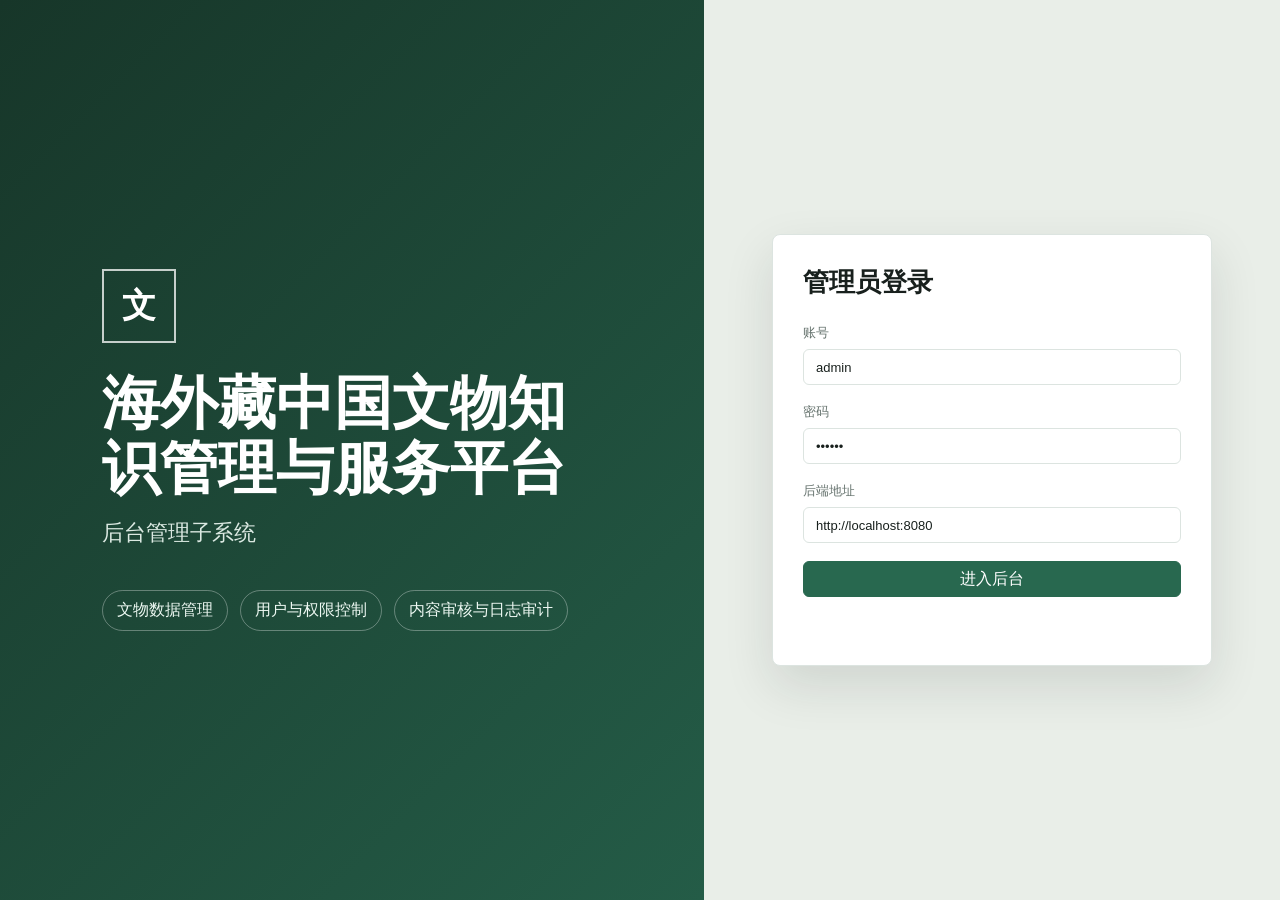
<file: frontend/index.html>
<!DOCTYPE html>
<html lang="zh-CN">
<head>
  <meta charset="UTF-8">
  <meta name="viewport" content="width=device-width, initial-scale=1.0">
  <title>海外藏中国文物后台管理子系统</title>
  <link rel="stylesheet" href="styles.css">
</head>
<body>
  <section id="loginScreen" class="login-screen">
    <div class="login-visual">
      <div class="seal">文</div>
      <h1>海外藏中国文物知识管理与服务平台</h1>
      <p>后台管理子系统</p>
      <div class="login-points">
        <span>文物数据管理</span>
        <span>用户与权限控制</span>
        <span>内容审核与日志审计</span>
      </div>
    </div>
    <form id="loginForm" class="login-card">
      <h2>管理员登录</h2>
      <label>
        账号
        <input id="loginUsername" value="admin" autocomplete="username">
      </label>
      <label>
        密码
        <input id="loginPassword" value="123456" type="password" autocomplete="current-password">
      </label>
      <label>
        后端地址
        <input id="apiBase" value="http://localhost:8080">
      </label>
      <button type="submit">进入后台</button>
      <p id="loginMessage" class="form-message"></p>
    </form>
  </section>

  <section id="appScreen" class="app-shell hidden">
    <aside class="sidebar">
      <div class="brand">
        <div class="brand-mark">文</div>
        <div>
          <strong>后台管理子系统</strong>
          <span>Admin Console</span>
        </div>
      </div>
      <nav class="nav">
        <button class="nav-item active" data-view="dashboard">看板总览</button>
        <button class="nav-item" data-view="artifacts">文物数据管理</button>
        <button class="nav-item" data-view="platformUsers">平台用户管理</button>
        <button class="nav-item" data-view="adminUsers">管理员管理</button>
        <button class="nav-item" data-view="roles">角色权限管理</button>
        <button class="nav-item" data-view="content">内容审核</button>
        <button class="nav-item" data-view="sensitive">敏感词库</button>
        <button class="nav-item" data-view="logs">日志与备份</button>
      </nav>
      <div class="operator-card">
        <span>当前管理员</span>
        <strong id="operatorName">未登录</strong>
        <button id="logoutBtn">退出登录</button>
      </div>
    </aside>

    <main class="main">
      <header class="topbar">
        <div>
          <p class="eyebrow">Overseas Chinese Cultural Relics</p>
          <h1 id="pageTitle">看板总览</h1>
        </div>
        <div class="top-actions">
          <button id="refreshBtn">刷新当前模块</button>
          <span id="connectionState" class="badge ok">后端已连接</span>
        </div>
      </header>

      <section id="alert" class="alert hidden"></section>

      <section id="dashboard" class="view active">
        <div id="metricGrid" class="metrics-grid"></div>
        <div class="split">
          <section class="panel">
            <div class="panel-head">
              <h2>文物类型统计</h2>
            </div>
            <div id="artifactBars" class="bar-list"></div>
          </section>
          <section class="panel">
            <div class="panel-head">
              <h2>审核状态统计</h2>
            </div>
            <div id="contentBars" class="bar-list"></div>
          </section>
        </div>
      </section>

      <section id="artifacts" class="view">
        <div class="toolbar">
          <input id="artifactTitle" placeholder="文物名称">
          <input id="artifactType" placeholder="类型">
          <input id="artifactMuseum" placeholder="博物馆">
          <button id="queryArtifacts">查询</button>
          <button id="clearArtifactQuery" class="secondary">清空</button>
          <button id="openArtifactCreate">新增文物</button>
          <button id="openArtifactImport" class="secondary">JSON导入</button>
          <button id="exportArtifacts" class="secondary">导出CSV</button>
        </div>
        <section class="panel">
          <div class="panel-head">
            <h2>文物数据列表</h2>
            <span id="artifactTotal" class="badge"></span>
          </div>
          <div class="table-wrap">
            <table>
              <thead>
                <tr>
                  <th>ID</th>
                  <th>名称</th>
                  <th>年代</th>
                  <th>类型</th>
                  <th>博物馆</th>
                  <th>状态</th>
                  <th>操作</th>
                </tr>
              </thead>
              <tbody id="artifactTable"></tbody>
            </table>
          </div>
        </section>
      </section>

      <section id="platformUsers" class="view">
        <div class="toolbar">
          <input id="platformUsername" placeholder="用户名">
          <select id="platformSource">
            <option value="">全部来源</option>
            <option value="WEB">WEB</option>
            <option value="APP">APP</option>
          </select>
          <select id="platformStatus">
            <option value="">全部状态</option>
            <option value="1">启用</option>
            <option value="0">禁用</option>
          </select>
          <button id="queryPlatformUsers">查询</button>
          <button id="openPlatformUserCreate">新增平台用户</button>
          <button id="batchDisableUsers" class="secondary">批量禁用</button>
          <button id="batchBanComment" class="secondary">批量禁评</button>
          <button id="batchBanUpload" class="secondary">批量禁传</button>
        </div>
        <section class="panel">
          <div class="panel-head">
            <h2>平台用户列表</h2>
            <span class="hint">后端支持查询、启禁用、禁评、禁上传</span>
          </div>
          <div class="table-wrap">
            <table>
              <thead>
                <tr>
                  <th><input type="checkbox" id="checkAllPlatformUsers"></th>
                  <th>ID</th>
                  <th>用户名</th>
                  <th>联系方式</th>
                  <th>来源</th>
                  <th>状态</th>
                  <th>权限限制</th>
                  <th>操作</th>
                </tr>
              </thead>
              <tbody id="platformUserTable"></tbody>
            </table>
          </div>
        </section>
      </section>

      <section id="adminUsers" class="view">
        <div class="toolbar">
          <input id="adminUsername" placeholder="管理员账号">
          <button id="queryAdminUsers">查询</button>
          <button id="openAdminCreate">新增管理员</button>
        </div>
        <section class="panel">
          <div class="panel-head">
            <h2>后台管理员账号</h2>
          </div>
          <div class="table-wrap">
            <table>
              <thead>
                <tr>
                  <th>ID</th>
                  <th>账号</th>
                  <th>姓名</th>
                  <th>角色</th>
                  <th>状态</th>
                  <th>最后登录</th>
                  <th>操作</th>
                </tr>
              </thead>
              <tbody id="adminUserTable"></tbody>
            </table>
          </div>
        </section>
      </section>

      <section id="roles" class="view">
        <div class="split">
          <section class="panel">
            <div class="panel-head">
              <h2>角色列表</h2>
              <button id="openRoleCreate">新增角色</button>
            </div>
            <div id="roleList" class="role-list"></div>
          </section>
          <section class="panel">
            <div class="panel-head">
              <h2 id="permissionTitle">权限分配</h2>
              <button id="saveRolePermissions">保存权限</button>
            </div>
            <div id="permissionList" class="permission-list"></div>
          </section>
        </div>
      </section>

      <section id="content" class="view">
        <div class="toolbar">
          <select id="contentStatus">
            <option value="">全部状态</option>
            <option value="0">待审核</option>
            <option value="1">通过</option>
            <option value="2">拒绝</option>
            <option value="3">复审</option>
          </select>
          <select id="contentType">
            <option value="">全部类型</option>
            <option value="COMMENT">评论</option>
            <option value="IMAGE">图片</option>
            <option value="AUDIO">音频</option>
            <option value="VIDEO">视频</option>
            <option value="POST">动态</option>
          </select>
          <button id="queryContents">查询</button>
          <button id="batchApproveContents" class="secondary">批量通过</button>
          <button id="batchRejectContents" class="secondary">批量拒绝</button>
        </div>
        <section class="panel">
          <div class="panel-head">
            <h2>人工审核队列</h2>
          </div>
          <div class="table-wrap">
            <table>
              <thead>
                <tr>
                  <th><input type="checkbox" id="checkAllContents"></th>
                  <th>ID</th>
                  <th>用户</th>
                  <th>类型</th>
                  <th>关联文物</th>
                  <th>内容</th>
                  <th>状态</th>
                  <th>操作</th>
                </tr>
              </thead>
              <tbody id="contentTable"></tbody>
            </table>
          </div>
        </section>
      </section>

      <section id="sensitive" class="view">
        <div class="toolbar">
          <input id="wordQuery" placeholder="敏感词">
          <select id="wordStatusQuery">
            <option value="">全部状态</option>
            <option value="1">启用</option>
            <option value="0">停用</option>
          </select>
          <button id="queryWords">查询</button>
          <button id="openWordCreate">新增敏感词</button>
        </div>
        <section class="panel">
          <div class="panel-head">
            <h2>敏感词管理</h2>
          </div>
          <div class="table-wrap">
            <table>
              <thead>
                <tr>
                  <th>ID</th>
                  <th>敏感词</th>
                  <th>状态</th>
                  <th>创建时间</th>
                  <th>操作</th>
                </tr>
              </thead>
              <tbody id="wordTable"></tbody>
            </table>
          </div>
        </section>
      </section>

      <section id="logs" class="view">
        <section class="panel">
          <div class="panel-head">
            <h2>登录日志</h2>
            <span class="hint">支持按账号、登录状态和时间范围查询</span>
          </div>
          <div class="toolbar compact-toolbar">
            <input id="loginLogUsername" placeholder="登录账号">
            <select id="loginLogStatus">
              <option value="">全部状态</option>
              <option value="1">成功</option>
              <option value="0">失败</option>
            </select>
            <input id="loginLogStart" type="datetime-local">
            <input id="loginLogEnd" type="datetime-local">
            <button id="queryLoginLogs">查询登录日志</button>
            <button id="clearLoginLogs" class="secondary">清空</button>
          </div>
          <div class="table-wrap">
            <table>
              <thead>
                <tr>
                  <th>ID</th>
                  <th>账号</th>
                  <th>状态</th>
                  <th>IP</th>
                  <th>时间</th>
                </tr>
              </thead>
              <tbody id="loginLogTable"></tbody>
            </table>
          </div>
        </section>

        <section class="panel">
          <div class="panel-head">
            <h2>操作日志</h2>
            <span class="hint">记录权限变更、文物维护、批量审核、备份恢复等后台操作</span>
          </div>
          <div class="toolbar compact-toolbar">
            <input id="operationLogOperator" placeholder="操作人">
            <input id="operationLogModule" placeholder="模块名称">
            <input id="operationLogType" placeholder="操作类型">
            <input id="operationLogKeyword" placeholder="对象/数据关键字">
            <input id="operationLogStart" type="datetime-local">
            <input id="operationLogEnd" type="datetime-local">
            <button id="queryOperationLogs">查询操作日志</button>
            <button id="clearOperationLogs" class="secondary">清空</button>
          </div>
          <div class="table-wrap">
            <table>
              <thead>
                <tr>
                  <th>ID</th>
                  <th>操作人</th>
                  <th>模块</th>
                  <th>类型</th>
                  <th>对象</th>
                  <th>时间</th>
                </tr>
              </thead>
              <tbody id="operationLogTable"></tbody>
            </table>
          </div>
        </section>

        <section class="panel">
          <div class="panel-head">
            <h2>数据备份</h2>
            <button id="openBackupCreate">手动备份</button>
          </div>
          <div class="toolbar compact-toolbar">
            <select id="backupTypeQuery">
              <option value="">全部备份类型</option>
              <option value="FULL">全量备份</option>
              <option value="PARTIAL">部分备份</option>
            </select>
            <button id="queryBackups">查询备份</button>
            <button id="clearBackups" class="secondary">清空</button>
          </div>
          <div class="table-wrap">
            <table>
              <thead>
                <tr>
                  <th>ID</th>
                  <th>名称</th>
                  <th>类型</th>
                  <th>路径</th>
                  <th>状态</th>
                  <th>时间</th>
                  <th>操作</th>
                </tr>
              </thead>
              <tbody id="backupTable"></tbody>
            </table>
          </div>
        </section>
      </section>
    </main>
  </section>

  <dialog id="modal">
    <form id="modalForm" method="dialog">
      <div class="modal-head">
        <h2 id="modalTitle">表单</h2>
        <button type="button" id="modalClose" class="icon-button">关闭</button>
      </div>
      <div id="modalBody" class="modal-body"></div>
      <div class="modal-actions">
        <button type="button" id="modalCancel" class="secondary">取消</button>
        <button type="submit">保存</button>
      </div>
    </form>
  </dialog>

  <dialog id="detailModal">
    <div class="modal-head">
      <h2 id="detailTitle">详情</h2>
      <button type="button" id="detailClose" class="icon-button">关闭</button>
    </div>
    <pre id="detailBody"></pre>
  </dialog>

  <script src="app.js"></script>
</body>
</html>
</file>
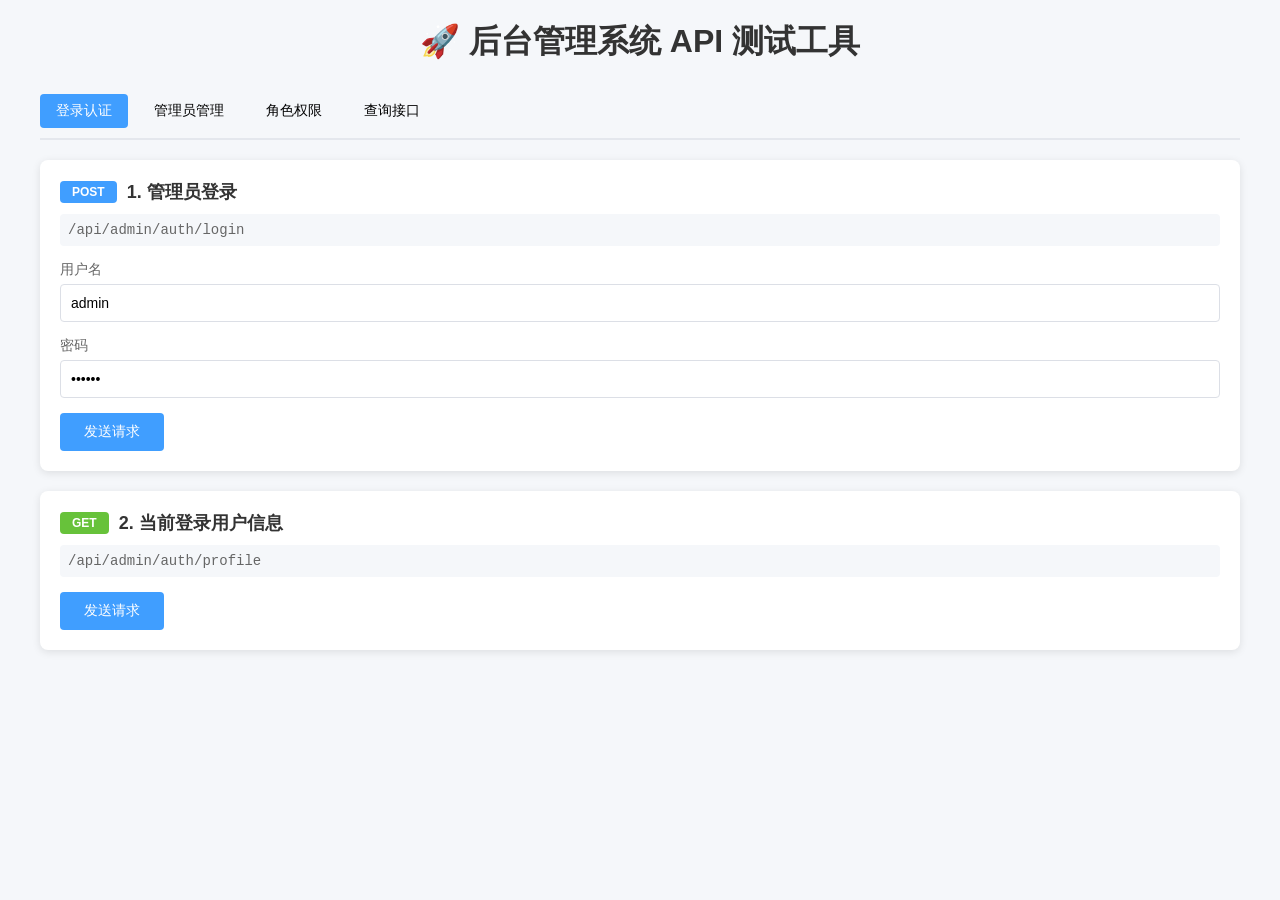
<file: api-test.html>
<!DOCTYPE html>
<html lang="zh-CN">
<head>
    <meta charset="UTF-8">
    <meta name="viewport" content="width=device-width, initial-scale=1.0">
    <title>后台管理系统 API 测试工具</title>
    <style>
        * {
            margin: 0;
            padding: 0;
            box-sizing: border-box;
        }
        body {
            font-family: -apple-system, BlinkMacSystemFont, 'Segoe UI', Roboto, 'Helvetica Neue', Arial, sans-serif;
            background: #f5f7fa;
            padding: 20px;
        }
        .container {
            max-width: 1200px;
            margin: 0 auto;
        }
        h1 {
            text-align: center;
            color: #333;
            margin-bottom: 30px;
        }
        .api-card {
            background: white;
            border-radius: 8px;
            padding: 20px;
            margin-bottom: 20px;
            box-shadow: 0 2px 8px rgba(0,0,0,0.1);
        }
        .api-title {
            font-size: 18px;
            font-weight: bold;
            color: #333;
            margin-bottom: 10px;
            display: flex;
            align-items: center;
            gap: 10px;
        }
        .method {
            padding: 4px 12px;
            border-radius: 4px;
            font-size: 12px;
            font-weight: bold;
            color: white;
        }
        .method.get { background: #67c23a; }
        .method.post { background: #409eff; }
        .method.put { background: #e6a23c; }
        .method.delete { background: #f56c6c; }
        .url {
            font-family: 'Courier New', monospace;
            font-size: 14px;
            color: #666;
            background: #f5f7fa;
            padding: 8px;
            border-radius: 4px;
            margin-bottom: 15px;
            word-break: break-all;
        }
        .form-group {
            margin-bottom: 15px;
        }
        .form-group label {
            display: block;
            margin-bottom: 5px;
            color: #666;
            font-size: 14px;
        }
        .form-group input,
        .form-group select,
        .form-group textarea {
            width: 100%;
            padding: 10px;
            border: 1px solid #dcdfe6;
            border-radius: 4px;
            font-size: 14px;
        }
        .form-group textarea {
            min-height: 120px;
            font-family: 'Courier New', monospace;
        }
        .btn {
            padding: 10px 24px;
            border: none;
            border-radius: 4px;
            font-size: 14px;
            cursor: pointer;
            transition: opacity 0.3s;
        }
        .btn:hover {
            opacity: 0.8;
        }
        .btn-primary {
            background: #409eff;
            color: white;
        }
        .result {
            margin-top: 20px;
            padding: 15px;
            border-radius: 4px;
            font-family: 'Courier New', monospace;
            font-size: 13px;
            white-space: pre-wrap;
            word-break: break-all;
            max-height: 400px;
            overflow-y: auto;
        }
        .result.success {
            background: #f0f9eb;
            border: 1px solid #67c23a;
            color: #333;
        }
        .result.error {
            background: #fef0f0;
            border: 1px solid #f56c6c;
            color: #333;
        }
        .tabs {
            display: flex;
            gap: 10px;
            margin-bottom: 20px;
            border-bottom: 2px solid #e4e7ed;
            padding-bottom: 10px;
        }
        .tab {
            padding: 8px 16px;
            cursor: pointer;
            border-radius: 4px;
            font-size: 14px;
        }
        .tab.active {
            background: #409eff;
            color: white;
        }
        .tab-content {
            display: none;
        }
        .tab-content.active {
            display: block;
        }
        .two-col {
            display: grid;
            grid-template-columns: 1fr 1fr;
            gap: 15px;
        }
        .hint {
            font-size: 12px;
            color: #909399;
            margin-top: 5px;
        }
        .status {
            display: inline-block;
            padding: 2px 8px;
            border-radius: 3px;
            font-size: 12px;
            margin-left: 10px;
        }
        .status.success { background: #67c23a; color: white; }
        .status.error { background: #f56c6c; color: white; }
    </style>
</head>
<body>
    <div class="container">
        <h1>🚀 后台管理系统 API 测试工具</h1>
        
        <div class="tabs">
            <div class="tab active" onclick="switchTab('auth')">登录认证</div>
            <div class="tab" onclick="switchTab('admin')">管理员管理</div>
            <div class="tab" onclick="switchTab('role')">角色权限</div>
            <div class="tab" onclick="switchTab('query')">查询接口</div>
        </div>

        <!-- 登录认证 -->
        <div id="auth" class="tab-content active">
            <!-- 管理员登录 -->
            <div class="api-card">
                <div class="api-title">
                    <span class="method post">POST</span>
                    1. 管理员登录
                </div>
                <div class="url">/api/admin/auth/login</div>
                <div class="form-group">
                    <label>用户名</label>
                    <input type="text" id="login-username" placeholder="请输入用户名" value="admin">
                </div>
                <div class="form-group">
                    <label>密码</label>
                    <input type="password" id="login-password" placeholder="请输入密码" value="123456">
                </div>
                <button class="btn btn-primary" onclick="login()">发送请求</button>
                <div id="login-result" class="result" style="display:none;"></div>
            </div>

            <!-- 获取当前用户信息 -->
            <div class="api-card">
                <div class="api-title">
                    <span class="method get">GET</span>
                    2. 当前登录用户信息
                </div>
                <div class="url">/api/admin/auth/profile</div>
                <button class="btn btn-primary" onclick="getProfile()">发送请求</button>
                <div id="profile-result" class="result" style="display:none;"></div>
            </div>
        </div>

        <!-- 管理员管理 -->
        <div id="admin" class="tab-content">
            <!-- 管理员列表 -->
            <div class="api-card">
                <div class="api-title">
                    <span class="method get">GET</span>
                    3. 管理员列表查询
                </div>
                <div class="url">/api/admin/admin-users/page?pageNum=1&pageSize=10</div>
                <div class="two-col">
                    <div class="form-group">
                        <label>页码</label>
                        <input type="number" id="admin-pageNum" value="1" min="1">
                    </div>
                    <div class="form-group">
                        <label>每页条数</label>
                        <input type="number" id="admin-pageSize" value="10" min="1" max="100">
                    </div>
                </div>
                <div class="form-group">
                    <label>用户名筛选（可选）</label>
                    <input type="text" id="admin-username" placeholder="输入用户名进行筛选">
                </div>
                <button class="btn btn-primary" onclick="getAdminUsers()">发送请求</button>
                <div id="admin-list-result" class="result" style="display:none;"></div>
            </div>

            <!-- 新增管理员 -->
            <div class="api-card">
                <div class="api-title">
                    <span class="method post">POST</span>
                    4. 管理员新增
                </div>
                <div class="url">/api/admin/admin-users</div>
                <div class="form-group">
                    <label>用户名 *</label>
                    <input type="text" id="add-username" placeholder="请输入用户名">
                </div>
                <div class="form-group">
                    <label>密码 *</label>
                    <input type="password" id="add-password" placeholder="请输入密码">
                </div>
                <div class="form-group">
                    <label>真实姓名</label>
                    <input type="text" id="add-realName" placeholder="请输入真实姓名">
                </div>
                <div class="form-group">
                    <label>角色ID *</label>
                    <input type="number" id="add-roleId" placeholder="请输入角色ID（如：1、2、3）" value="2">
                    <div class="hint">1=超级管理员, 2=内容审核员, 3=数据管理员</div>
                </div>
                <button class="btn btn-primary" onclick="addAdminUser()">发送请求</button>
                <div id="add-admin-result" class="result" style="display:none;"></div>
            </div>

            <!-- 编辑管理员 -->
            <div class="api-card">
                <div class="api-title">
                    <span class="method put">PUT</span>
                    5. 管理员编辑
                </div>
                <div class="url">/api/admin/admin-users/{id}</div>
                <div class="form-group">
                    <label>管理员ID *</label>
                    <input type="number" id="edit-id" placeholder="请输入要编辑的管理员ID">
                </div>
                <div class="form-group">
                    <label>用户名 *</label>
                    <input type="text" id="edit-username" placeholder="请输入新用户名">
                </div>
                <div class="form-group">
                    <label>密码 *</label>
                    <input type="password" id="edit-password" placeholder="请输入新密码">
                </div>
                <div class="form-group">
                    <label>真实姓名</label>
                    <input type="text" id="edit-realName" placeholder="请输入真实姓名">
                </div>
                <div class="form-group">
                    <label>角色ID *</label>
                    <input type="number" id="edit-roleId" placeholder="请输入角色ID">
                </div>
                <button class="btn btn-primary" onclick="editAdminUser()">发送请求</button>
                <div id="edit-admin-result" class="result" style="display:none;"></div>
            </div>

            <!-- 修改状态 -->
            <div class="api-card">
                <div class="api-title">
                    <span class="method put">PUT</span>
                    6. 管理员启用/禁用
                </div>
                <div class="url">/api/admin/admin-users/{id}/status</div>
                <div class="form-group">
                    <label>管理员ID *</label>
                    <input type="number" id="status-id" placeholder="请输入管理员ID">
                </div>
                <div class="form-group">
                    <label>状态 *</label>
                    <select id="status-value">
                        <option value="1">启用</option>
                        <option value="0">禁用</option>
                    </select>
                </div>
                <button class="btn btn-primary" onclick="updateAdminStatus()">发送请求</button>
                <div id="status-result" class="result" style="display:none;"></div>
            </div>
        </div>

        <!-- 角色权限 -->
        <div id="role" class="tab-content">
            <!-- 角色列表 -->
            <div class="api-card">
                <div class="api-title">
                    <span class="method get">GET</span>
                    7. 角色列表查询
                </div>
                <div class="url">/api/admin/roles</div>
                <button class="btn btn-primary" onclick="getRoles()">发送请求</button>
                <div id="role-result" class="result" style="display:none;"></div>
            </div>

            <!-- 权限列表 -->
            <div class="api-card">
                <div class="api-title">
                    <span class="method get">GET</span>
                    8. 权限列表查询
                </div>
                <div class="url">/api/admin/permissions</div>
                <button class="btn btn-primary" onclick="getPermissions()">发送请求</button>
                <div id="permission-result" class="result" style="display:none;"></div>
            </div>

            <!-- 角色权限分配 -->
            <div class="api-card">
                <div class="api-title">
                    <span class="method put">PUT</span>
                    9. 角色权限分配
                </div>
                <div class="url">/api/admin/roles/{roleId}/permissions</div>
                <div class="form-group">
                    <label>角色ID *</label>
                    <input type="number" id="assign-roleId" placeholder="请输入角色ID">
                    <div class="hint">1=超级管理员, 2=内容审核员, 3=数据管理员</div>
                </div>
                <div class="form-group">
                    <label>权限ID列表 *</label>
                    <input type="text" id="assign-permissionIds" placeholder="如: 1,2,3,4,5">
                    <div class="hint">多个权限ID用逗号分隔，会覆盖该角色原有权限</div>
                </div>
                <button class="btn btn-primary" onclick="assignPermissions()">发送请求</button>
                <div id="assign-result" class="result" style="display:none;"></div>
            </div>
        </div>

        <!-- 查询接口 -->
        <div id="query" class="tab-content">
            <div class="api-card">
                <h3 style="margin-bottom: 20px;">快捷查询（可直接在浏览器地址栏打开）</h3>
                <div class="form-group">
                    <label>角色列表</label>
                    <div class="url">http://localhost:8080/api/admin/roles</div>
                    <a href="http://localhost:8080/api/admin/roles" target="_blank" class="btn btn-primary" style="display:inline-block;text-decoration:none;">在新标签页打开</a>
                </div>
                <div class="form-group">
                    <label>权限列表</label>
                    <div class="url">http://localhost:8080/api/admin/permissions</div>
                    <a href="http://localhost:8080/api/admin/permissions" target="_blank" class="btn btn-primary" style="display:inline-block;text-decoration:none;">在新标签页打开</a>
                </div>
                <div class="form-group">
                    <label>管理员列表（默认）</label>
                    <div class="url">http://localhost:8080/api/admin/admin-users/page</div>
                    <a href="http://localhost:8080/api/admin/admin-users/page" target="_blank" class="btn btn-primary" style="display:inline-block;text-decoration:none;">在新标签页打开</a>
                </div>
                <div class="form-group">
                    <label>当前用户信息</label>
                    <div class="url">http://localhost:8080/api/admin/auth/profile</div>
                    <a href="http://localhost:8080/api/admin/auth/profile" target="_blank" class="btn btn-primary" style="display:inline-block;text-decoration:none;">在新标签页打开</a>
                </div>
            </div>
        </div>
    </div>

    <script>
        const BASE_URL = 'http://localhost:8080';

        function switchTab(tabName) {
            document.querySelectorAll('.tab').forEach(tab => tab.classList.remove('active'));
            document.querySelectorAll('.tab-content').forEach(content => content.classList.remove('active'));
            event.target.classList.add('active');
            document.getElementById(tabName).classList.add('active');
        }

        function showResult(elementId, data, isError = false) {
            const element = document.getElementById(elementId);
            element.style.display = 'block';
            element.className = 'result ' + (isError ? 'error' : 'success');
            element.textContent = typeof data === 'object' ? JSON.stringify(data, null, 2) : data;
        }

        function showError(elementId, error) {
            showResult(elementId, '错误: ' + error, true);
        }

        // 1. 登录
        async function login() {
            const username = document.getElementById('login-username').value;
            const password = document.getElementById('login-password').value;
            
            try {
                const response = await fetch(`${BASE_URL}/api/admin/auth/login`, {
                    method: 'POST',
                    headers: { 'Content-Type': 'application/json' },
                    body: JSON.stringify({ username, password })
                });
                const data = await response.json();
                showResult('login-result', data);
            } catch (error) {
                showError('login-result', error.message);
            }
        }

        // 2. 获取当前用户信息
        async function getProfile() {
            try {
                const response = await fetch(`${BASE_URL}/api/admin/auth/profile`);
                const data = await response.json();
                showResult('profile-result', data);
            } catch (error) {
                showError('profile-result', error.message);
            }
        }

        // 3. 管理员列表
        async function getAdminUsers() {
            const pageNum = document.getElementById('admin-pageNum').value;
            const pageSize = document.getElementById('admin-pageSize').value;
            const username = document.getElementById('admin-username').value;
            
            let url = `${BASE_URL}/api/admin/admin-users/page?pageNum=${pageNum}&pageSize=${pageSize}`;
            if (username) url += `&username=${encodeURIComponent(username)}`;
            
            try {
                const response = await fetch(url);
                const data = await response.json();
                showResult('admin-list-result', data);
            } catch (error) {
                showError('admin-list-result', error.message);
            }
        }

        // 4. 新增管理员
        async function addAdminUser() {
            const username = document.getElementById('add-username').value;
            const password = document.getElementById('add-password').value;
            const realName = document.getElementById('add-realName').value;
            const roleId = document.getElementById('add-roleId').value;
            
            if (!username || !password || !roleId) {
                showError('add-admin-result', '请填写必填项');
                return;
            }
            
            try {
                const response = await fetch(`${BASE_URL}/api/admin/admin-users`, {
                    method: 'POST',
                    headers: { 'Content-Type': 'application/json' },
                    body: JSON.stringify({ username, password, realName, roleId: parseInt(roleId) })
                });
                const data = await response.json();
                showResult('add-admin-result', data);
            } catch (error) {
                showError('add-admin-result', error.message);
            }
        }

        // 5. 编辑管理员
        async function editAdminUser() {
            const id = document.getElementById('edit-id').value;
            const username = document.getElementById('edit-username').value;
            const password = document.getElementById('edit-password').value;
            const realName = document.getElementById('edit-realName').value;
            const roleId = document.getElementById('edit-roleId').value;
            
            if (!id || !username || !password || !roleId) {
                showError('edit-admin-result', '请填写必填项');
                return;
            }
            
            try {
                const response = await fetch(`${BASE_URL}/api/admin/admin-users/${id}`, {
                    method: 'PUT',
                    headers: { 'Content-Type': 'application/json' },
                    body: JSON.stringify({ username, password, realName, roleId: parseInt(roleId) })
                });
                const data = await response.json();
                showResult('edit-admin-result', data);
            } catch (error) {
                showError('edit-admin-result', error.message);
            }
        }

        // 6. 修改状态
        async function updateAdminStatus() {
            const id = document.getElementById('status-id').value;
            const status = document.getElementById('status-value').value;
            
            if (!id) {
                showError('status-result', '请输入管理员ID');
                return;
            }
            
            try {
                const response = await fetch(`${BASE_URL}/api/admin/admin-users/${id}/status`, {
                    method: 'PUT',
                    headers: { 'Content-Type': 'application/json' },
                    body: JSON.stringify({ status: parseInt(status) })
                });
                const data = await response.json();
                showResult('status-result', data);
            } catch (error) {
                showError('status-result', error.message);
            }
        }

        // 7. 角色列表
        async function getRoles() {
            try {
                const response = await fetch(`${BASE_URL}/api/admin/roles`);
                const data = await response.json();
                showResult('role-result', data);
            } catch (error) {
                showError('role-result', error.message);
            }
        }

        // 8. 权限列表
        async function getPermissions() {
            try {
                const response = await fetch(`${BASE_URL}/api/admin/permissions`);
                const data = await response.json();
                showResult('permission-result', data);
            } catch (error) {
                showError('permission-result', error.message);
            }
        }

        // 9. 角色权限分配
        async function assignPermissions() {
            const roleId = document.getElementById('assign-roleId').value;
            const permissionIdsStr = document.getElementById('assign-permissionIds').value;
            
            if (!roleId || !permissionIdsStr) {
                showError('assign-result', '请填写必填项');
                return;
            }
            
            const permissionIds = permissionIdsStr.split(',').map(id => parseInt(id.trim()));
            
            try {
                const response = await fetch(`${BASE_URL}/api/admin/roles/${roleId}/permissions`, {
                    method: 'PUT',
                    headers: { 'Content-Type': 'application/json' },
                    body: JSON.stringify({ permissionIds })
                });
                const data = await response.json();
                showResult('assign-result', data);
            } catch (error) {
                showError('assign-result', error.message);
            }
        }
    </script>
</body>
</html>
</file>
<file: frontend/styles.css>
:root {
  --bg: #f3f5f4;
  --panel: #ffffff;
  --ink: #18201d;
  --muted: #66736e;
  --line: #dce4e0;
  --green: #28684f;
  --green-2: #1f513e;
  --teal: #1f7a8c;
  --blue: #345f9f;
  --red: #b54a4a;
  --amber: #a36b1f;
  --shadow: 0 20px 50px rgba(25, 36, 31, .12);
}

* {
  box-sizing: border-box;
}

body {
  margin: 0;
  min-height: 100vh;
  color: var(--ink);
  background: var(--bg);
  font-family: "Microsoft YaHei", "Segoe UI", Arial, sans-serif;
}

button,
input,
select,
textarea {
  font: inherit;
}

button {
  min-height: 36px;
  border: 1px solid var(--green);
  border-radius: 6px;
  background: var(--green);
  color: #fff;
  cursor: pointer;
  padding: 0 14px;
}

button:hover {
  background: var(--green-2);
}

button.secondary,
.icon-button,
.nav-item,
.operator-card button {
  background: #fff;
  color: var(--ink);
  border-color: var(--line);
}

button.secondary:hover,
.icon-button:hover {
  border-color: var(--green);
  color: var(--green);
  background: #fff;
}

input,
select,
textarea {
  min-height: 36px;
  border: 1px solid var(--line);
  border-radius: 6px;
  padding: 0 12px;
  background: #fff;
  color: var(--ink);
  min-width: 0;
}

textarea {
  padding: 10px 12px;
  min-height: 92px;
  resize: vertical;
}

.large-textarea {
  min-height: 300px;
  font-family: Consolas, "Courier New", monospace;
}

.hidden {
  display: none !important;
}

.login-screen {
  min-height: 100vh;
  display: grid;
  grid-template-columns: minmax(0, 1.1fr) minmax(380px, .9fr);
  background: #e9eee8;
}

.login-visual {
  background: linear-gradient(135deg, #173629, #245c47);
  color: #fff;
  padding: 8vw;
  display: flex;
  flex-direction: column;
  justify-content: center;
}

.seal {
  width: 74px;
  height: 74px;
  border: 2px solid rgba(255,255,255,.75);
  display: grid;
  place-items: center;
  font-size: 34px;
  font-weight: 800;
  margin-bottom: 28px;
}

.login-visual h1 {
  margin: 0;
  max-width: 660px;
  font-size: clamp(34px, 5vw, 58px);
  line-height: 1.12;
}

.login-visual p {
  margin: 18px 0 0;
  font-size: 22px;
  color: #dbe9e2;
}

.login-points {
  display: flex;
  flex-wrap: wrap;
  gap: 12px;
  margin-top: 42px;
}

.login-points span {
  border: 1px solid rgba(255,255,255,.32);
  border-radius: 999px;
  padding: 9px 14px;
  color: #edf8f2;
}

.login-card {
  width: min(440px, calc(100vw - 32px));
  align-self: center;
  justify-self: center;
  background: #fff;
  border: 1px solid var(--line);
  border-radius: 8px;
  box-shadow: var(--shadow);
  padding: 30px;
  display: grid;
  gap: 18px;
}

.login-card h2 {
  margin: 0 0 6px;
  font-size: 26px;
}

.login-card label,
.form-grid label,
.form-row label {
  display: grid;
  gap: 7px;
  color: var(--muted);
  font-size: 13px;
}

.login-card input {
  width: 100%;
}

.form-message {
  min-height: 20px;
  margin: 0;
  color: var(--red);
}

.app-shell {
  display: grid;
  grid-template-columns: 260px minmax(0, 1fr);
  min-height: 100vh;
}

.sidebar {
  position: sticky;
  top: 0;
  height: 100vh;
  background: #15221d;
  color: #edf5f0;
  padding: 22px 18px;
  display: flex;
  flex-direction: column;
  gap: 24px;
}

.brand {
  display: flex;
  align-items: center;
  gap: 12px;
}

.brand-mark {
  width: 42px;
  height: 42px;
  border-radius: 8px;
  display: grid;
  place-items: center;
  background: #d7eadf;
  color: #17392c;
  font-weight: 800;
}

.brand strong,
.brand span {
  display: block;
}

.brand span {
  color: #a9bab1;
  font-size: 12px;
  margin-top: 4px;
}

.nav {
  display: grid;
  gap: 8px;
}

.nav-item {
  width: 100%;
  text-align: left;
  background: transparent;
  color: #dfe9e3;
  border-color: transparent;
  justify-content: flex-start;
}

.nav-item.active,
.nav-item:hover {
  background: #244438;
  border-color: #3b6a58;
  color: #fff;
}

.operator-card {
  margin-top: auto;
  border: 1px solid #2f4a40;
  border-radius: 8px;
  padding: 14px;
  background: #1b2c25;
  display: grid;
  gap: 9px;
}

.operator-card span {
  color: #a9bab1;
  font-size: 13px;
}

.main {
  padding: 26px;
  display: grid;
  gap: 18px;
  align-content: start;
}

.topbar {
  display: flex;
  justify-content: space-between;
  align-items: center;
  gap: 14px;
}

.eyebrow {
  margin: 0 0 6px;
  color: var(--muted);
  font-size: 12px;
  text-transform: uppercase;
  letter-spacing: .08em;
}

h1,
h2,
p {
  margin-top: 0;
}

h1 {
  margin-bottom: 0;
  font-size: 28px;
}

h2 {
  margin-bottom: 0;
  font-size: 17px;
}

.top-actions,
.toolbar,
.modal-actions,
.panel-head,
.inline-actions {
  display: flex;
  align-items: center;
  gap: 10px;
  flex-wrap: wrap;
}

.top-actions,
.panel-head {
  justify-content: space-between;
}

.alert {
  border: 1px solid var(--line);
  background: #fff;
  border-radius: 8px;
  padding: 12px 14px;
}

.alert.error {
  border-color: #e6b8b8;
  color: var(--red);
}

.view {
  display: none;
  gap: 18px;
}

.view.active {
  display: grid;
}

.metrics-grid {
  display: grid;
  grid-template-columns: repeat(4, minmax(0, 1fr));
  gap: 14px;
}

.metric,
.panel,
.toolbar {
  background: var(--panel);
  border: 1px solid var(--line);
  border-radius: 8px;
}

.metric {
  padding: 18px;
  display: grid;
  gap: 8px;
}

.metric span {
  color: var(--muted);
  font-size: 13px;
}

.metric strong {
  font-size: 30px;
}

.split {
  display: grid;
  grid-template-columns: repeat(2, minmax(0, 1fr));
  gap: 18px;
}

.panel {
  overflow: hidden;
}

.panel-head {
  min-height: 58px;
  padding: 14px 16px;
  border-bottom: 1px solid var(--line);
}

.toolbar {
  padding: 14px;
}

.toolbar input,
.toolbar select {
  width: min(220px, 100%);
}

.compact-toolbar {
  border-width: 0 0 1px;
  border-radius: 0;
  padding: 12px 16px;
}

.compact-toolbar input,
.compact-toolbar select {
  width: min(170px, 100%);
}

.table-wrap {
  overflow-x: auto;
}

table {
  width: 100%;
  border-collapse: collapse;
  min-width: 840px;
}

th,
td {
  text-align: left;
  padding: 13px 14px;
  border-bottom: 1px solid var(--line);
  font-size: 14px;
  vertical-align: top;
}

th {
  color: var(--muted);
  background: #fbfcfb;
  font-weight: 600;
}

td.actions {
  white-space: nowrap;
}

td.actions button {
  margin: 0 5px 6px 0;
}

.badge {
  display: inline-flex;
  align-items: center;
  min-height: 26px;
  border-radius: 999px;
  padding: 0 10px;
  background: #e8eee9;
  color: var(--muted);
  font-size: 12px;
}

.badge.ok {
  background: #dff0e7;
  color: var(--green);
}

.badge.warn {
  background: #f4ead8;
  color: var(--amber);
}

.badge.danger {
  background: #f4dddd;
  color: var(--red);
}

.hint {
  color: var(--muted);
  font-size: 13px;
}

.bar-list,
.role-list,
.permission-list {
  padding: 16px;
}

.bar-row {
  display: grid;
  grid-template-columns: 120px minmax(0, 1fr) 52px;
  align-items: center;
  gap: 10px;
  margin-bottom: 14px;
}

.bar-track {
  height: 10px;
  background: #edf1ee;
  border-radius: 999px;
  overflow: hidden;
}

.bar-fill {
  height: 100%;
  background: var(--teal);
}

.role-list {
  display: grid;
  gap: 10px;
}

.role-card {
  border: 1px solid var(--line);
  border-radius: 8px;
  padding: 13px;
  display: grid;
  gap: 6px;
  cursor: pointer;
}

.role-card.active,
.role-card:hover {
  border-color: var(--green);
  background: #f6faf7;
}

.role-card span {
  color: var(--muted);
  font-size: 13px;
}

.role-permissions {
  display: flex;
  flex-wrap: wrap;
  gap: 6px;
  margin-top: 4px;
}

.role-card .inline-actions {
  margin-top: 10px;
}

.permission-chip {
  display: inline-flex;
  align-items: center;
  min-height: 24px;
  border-radius: 999px;
  padding: 0 9px;
  background: #e3f0eb;
  color: var(--green);
  font-size: 12px;
}

.permission-chip.muted {
  background: #eef1ef;
  color: var(--muted);
}

.permission-list {
  display: grid;
  grid-template-columns: repeat(2, minmax(0, 1fr));
  gap: 10px;
}

.check-item {
  border: 1px solid var(--line);
  border-radius: 8px;
  padding: 12px;
  display: flex;
  align-items: flex-start;
  gap: 10px;
}

.check-item input {
  min-height: auto;
  margin-top: 3px;
}

.check-item small {
  display: block;
  color: var(--muted);
  margin-top: 4px;
}

dialog {
  border: 1px solid var(--line);
  border-radius: 8px;
  width: min(920px, calc(100vw - 32px));
  padding: 0;
  box-shadow: var(--shadow);
}

dialog::backdrop {
  background: rgba(15, 22, 19, .45);
}

.modal-head {
  display: flex;
  align-items: center;
  justify-content: space-between;
  border-bottom: 1px solid var(--line);
  padding: 14px 16px;
}

.modal-body {
  padding: 16px;
}

.modal-actions {
  justify-content: flex-end;
  border-top: 1px solid var(--line);
  padding: 14px 16px;
}

.form-grid {
  display: grid;
  grid-template-columns: repeat(2, minmax(0, 1fr));
  gap: 14px;
}

.form-grid .wide {
  grid-column: 1 / -1;
}

pre {
  margin: 0;
  padding: 16px;
  max-height: 65vh;
  overflow: auto;
  white-space: pre-wrap;
  font-family: Consolas, monospace;
  font-size: 13px;
}

@media (max-width: 980px) {
  .login-screen,
  .app-shell,
  .metrics-grid,
  .split,
  .permission-list,
  .form-grid {
    grid-template-columns: 1fr;
  }

  .sidebar {
    position: static;
    height: auto;
  }

  .topbar {
    align-items: flex-start;
    flex-direction: column;
  }
}
</file>
